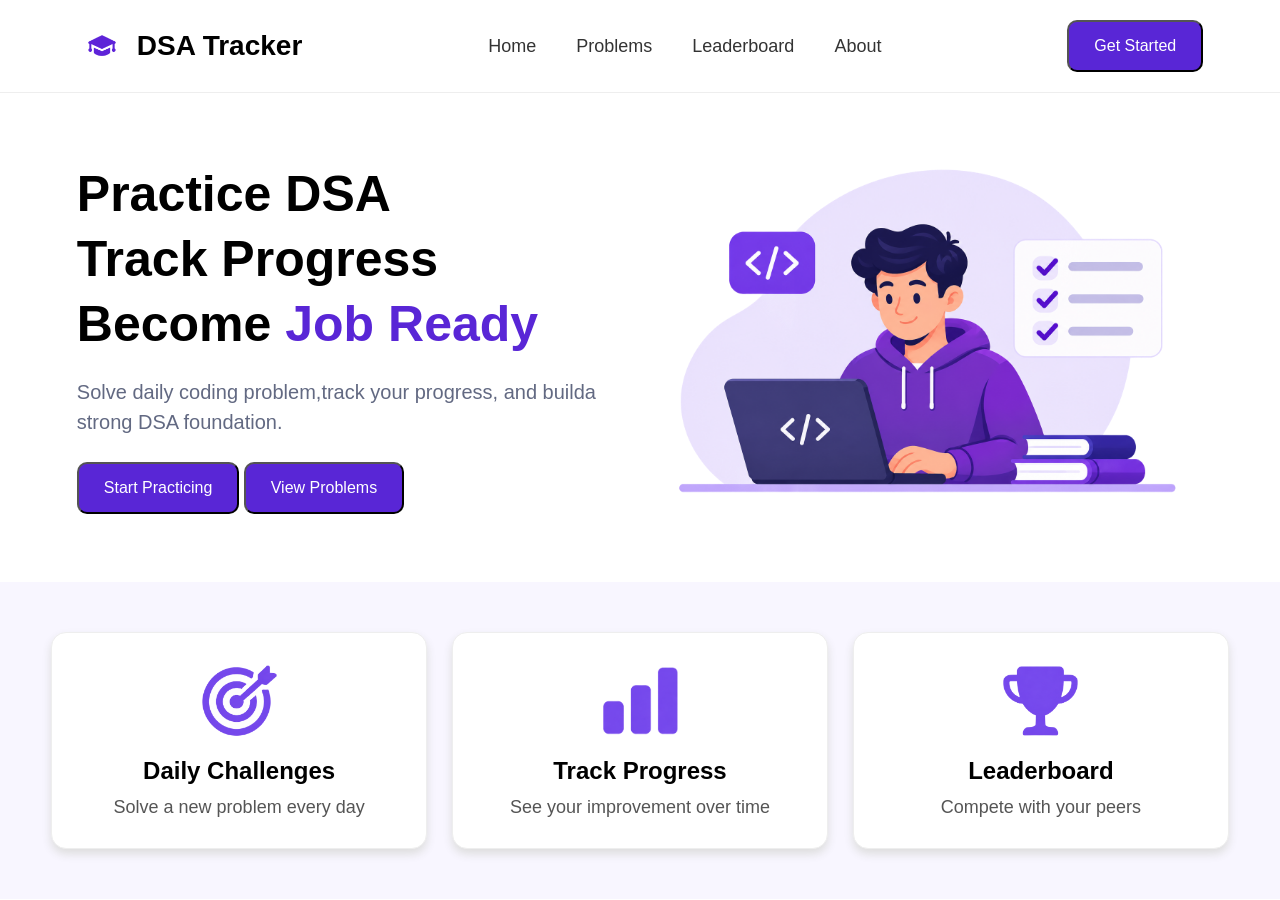
<file: Students Submission/2601043_Parth_Deshmukh/Task1/index.html>
<!DOCTYPE html>
<html>
    <head>
        <title>DSA Traker</title>
        <link rel="stylesheet" href="style.css">
    </head>
<body>
    
    <!--NavBar Section-->
    <header class="navbar">
        <div class="logo">
            <img src="Assets/04.png" alt="logo">
            <h2>DSA Tracker</h2>
        </div>
        <div class="menu">
            <p>Home</p>
            <p>Problems</p>
            <p>Leaderboard</p>
            <p>About</p>
        </div>
        <button>Get Started</button>
    </header>

    <!--Main Section-->
    <section class="home">
        <div class="content">
            <h1>
                Practice DSA<br>
                Track Progress<br>
                Become <span>Job Ready</span>
            </h1>
            <p>
                Solve daily coding problem,track your progress,
                and builda strong DSA foundation.
            </p>
            <button>Start Practicing</button>
            <button>View Problems</button>
        </div>
        <div class="image">
            <img src="Assets/05.png" alt="Image not found">

        </div>
    </section>

     <!-- Features Section -->
    <section class="features">

        <div class="box">
            <img src="Assets/03.png" alt="Target">
            <h2>Daily Challenges</h2>
            <p>Solve a new problem every day</p>
        </div>

        <div class="box">
            <img src="Assets/02.png" alt="Progress">
            <h2>Track Progress</h2>
            <p>See your improvement over time</p>
        </div>

        <div class="box">
            <img src="Assets/01.png" alt="Trophy">
            <h2>Leaderboard</h2>
            <p>Compete with your peers</p>
        </div>

    </section>
</body>
</html>
</file>
<file: Students Submission/2601043_Parth_Deshmukh/Task1/style.css>
* {
    margin: 0;              /* Removes outside space */
    padding: 0;             /* Removes inside space */
    box-sizing: border-box; /* Includes padding and border in total size */
}

body {
    font-family: Arial;         /* Sets the font style */
    background-color: white;    /* Sets background colour */
}

/* CSS for Nav Bar */
.navbar {
    display: flex;                  /* Places items in a row */
    justify-content: space-between; /* Gives space between items */
    align-items: center;            /* Aligns items vertically in center */
    padding: 20px 6%;               /* Adds inside spacing */
    border-bottom: 1px solid #eeeeee; /* Adds a light bottom border */
}

/* For logo */
.logo {
    display: flex;          /* Places image and text side by side */
    align-items: center;
    gap: 10px;              /* Adds space between image and text */
}

/* Sets the logo image size */
.logo img {
    width: 50px;            /* Sets image width */
    height: 50px;           /* Sets image height */
    object-fit: contain;    /* Fits complete image without cropping */
}

/* Sets the logo heading style */
.logo h2 {
    font-size: 28px;        /* Sets heading text size */
}

/* MENU SECTION CSS */

/* Arranges menu items */
.menu {
    display: flex;
    gap: 40px;
}

/* Menu text */
.menu p {
    font-size: 18px;
    color: #333333;         /* Sets text colour */
    cursor: pointer;
    transition: 0.3s;       /* Makes hover effect smooth */
}

/* Menu Hover */
.menu p:hover {
    color: #5926d6;
}

/* Button */
button {
    background-color: #5926d6; /* Sets background colour of button */
    color: white;              /* Sets text colour of button */
    padding: 15px 25px;
    border-radius: 10px;       /* Makes button corners rounded */
    font-size: 16px;
    cursor: pointer;           /* Shows hand cursor on hover */
    transition: 0.3s;
}

/* HOME SECTION */

/* Designs the main home section */
.home {
    display: flex;
    align-items: center;
    justify-content: space-between;
    padding: 60px 6%;
    gap: 30px;
}

/* Gives half width to the text section */
.content {
    width: 50%;
}

/* Designs the main heading */
.content h1 {
    font-size: 50px;
    line-height: 1.3;       /* Sets space between heading lines */
    margin-bottom: 20px;    /* Adds space below heading */
}

/* Changes the colour of highlighted text */
.content span {
    color: #5926d6;
}

/* Designs the paragraph in home section */
.content p {
    font-size: 20px;
    color: #626982;
    line-height: 1.5;
    margin-bottom: 25px;
}

/* Gives half width to the image section */
.image {
    width: 50%;
}

/* Makes the image fit inside its section */
.image img {
    width: 100%;
}

/* FEATURES SECTION */

/* Arranges all three feature cards */
.features {
    display: flex;
    justify-content: space-around;
    gap: 25px;
    padding: 50px 4%;
    background-color: #f8f6ff;
}

/* Designs each individual feature box */
.box {
    width: 33%;
    padding: 30px 15px;
    text-align: center;        /* Aligns text in center */
    background-color: white;
    border: 1px solid #eeeeee; /* Adds light border */
    border-radius: 15px;
    box-shadow: 0 5px 10px #dddddd; /* Adds shadow below the card */
    transition: 0.3s;
}

/* Sets the size of feature images */
.box img {
    width: 75px;
    height: 75px;
    object-fit: contain;
    margin-bottom: 15px;
}

/* Designs feature card headings */
.box h2 {
    margin-bottom: 12px;
    font-size: 24px;
}

/* Designs feature card paragraphs */
.box p {
    font-size: 18px;
    color: #555555;
}
</file>
